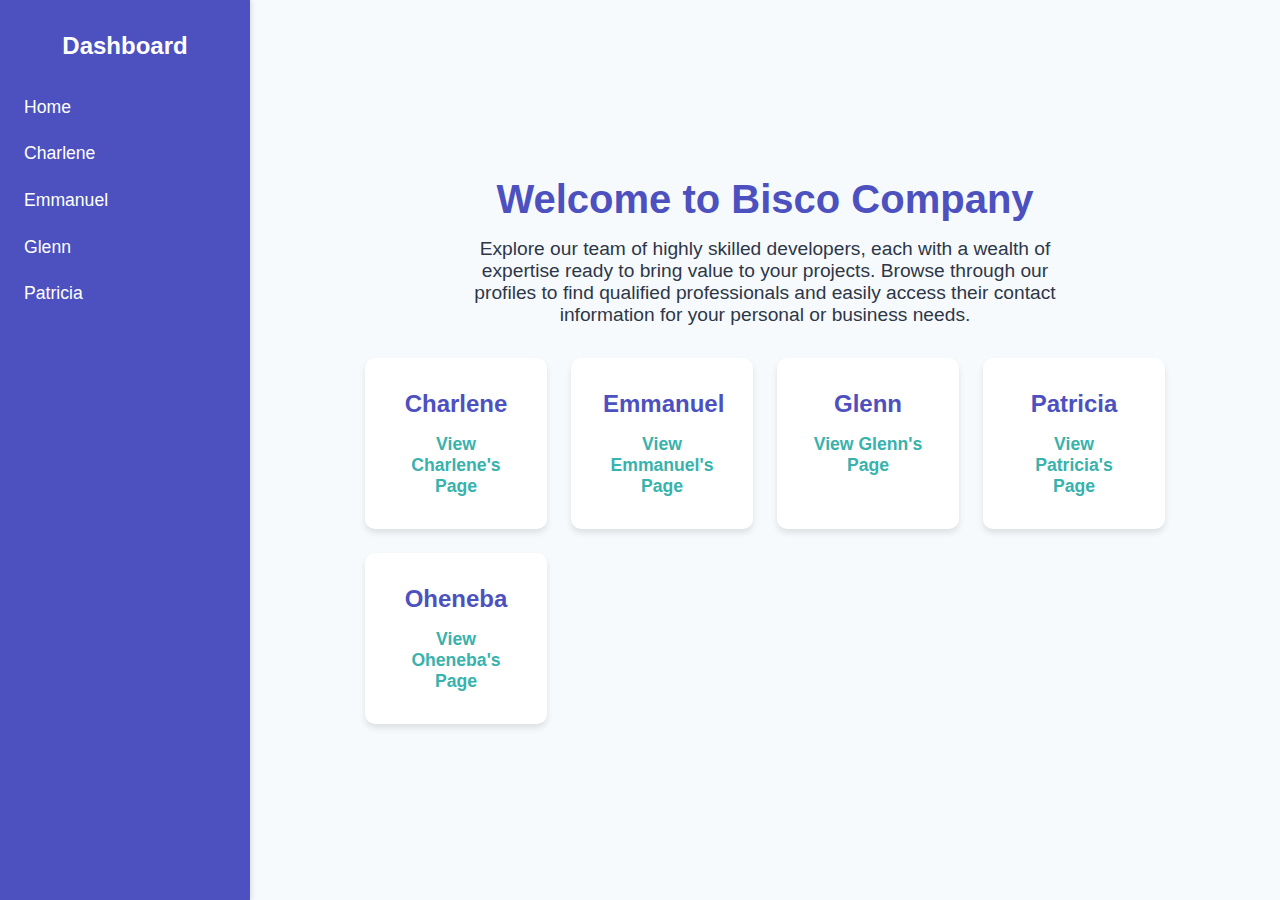
<file: index.html>
<!DOCTYPE html>
<html lang="en">
	<head>
		<meta charset="UTF-8" />
		<meta name="viewport" content="width=device-width, initial-scale=1.0" />
		<title>Dashboard</title>
		<style>
			/* Root Colors */
			:root {
				--primary-color: #4c51bf;
				--secondary-color: #38b2ac;
				--bg-color: #f7fafc;
				--text-color: #2d3748;
				--card-bg: #ffffff;
				--hover-bg: #e2e8f0;
			}

			/* Reset */
			* {
				margin: 0;
				padding: 0;
				box-sizing: border-box;
			}

			/* Body */
			body {
				font-family: "Segoe UI", Tahoma, Geneva, Verdana, sans-serif;
				background-color: var(--bg-color);
				display: flex;
				min-height: 100vh;
				color: var(--text-color);
			}

			/* Sidebar Styling */
			.sidebar {
				width: 250px;
				background-color: var(--primary-color);
				color: #fff;
				display: flex;
				flex-direction: column;
				padding-top: 2rem;
				padding-bottom: 2rem;
				box-shadow: 2px 0 5px rgba(0, 0, 0, 0.1);
			}

			/* Sidebar Header */
			.sidebar-header {
				text-align: center;
				font-size: 1.5rem;
				font-weight: bold;
				margin-bottom: 1.5rem;
			}

			/* Sidebar Links */
			.sidebar-menu {
				list-style: none;
				padding: 0;
			}

			.sidebar-menu li {
				padding: 0.8rem 1.5rem;
				transition: background-color 0.3s ease;
			}

			.sidebar-menu a {
				text-decoration: none;
				color: #fff;
				font-size: 1.1rem;
				display: block;
				transition: color 0.3s ease;
			}

			.sidebar-menu li:hover {
				background-color: var(--secondary-color);
			}

			.sidebar-menu li:hover a {
				color: #f7fafc;
			}

			/* Main Content */
			.content {
				flex-grow: 1;
				padding: 2rem;
				display: flex;
				flex-direction: column;
				align-items: center;
				justify-content: center;
			}

			/* Content Header */
			.content h1 {
				font-size: 2.5rem;
				color: var(--primary-color);
				margin-bottom: 1rem;
				text-align: center;
			}

			/* Content Description */
			.content p {
				font-size: 1.2rem;
				color: var(--text-color);
				text-align: center;
				max-width: 600px;
			}

			/* Dashboard Cards */
			.dashboard-grid {
				display: grid;
				grid-template-columns: repeat(auto-fit, minmax(180px, 1fr));
				gap: 1.5rem;
				margin-top: 2rem;
				width: 100%;
				max-width: 800px;
			}

			.card {
				background-color: var(--card-bg);
				padding: 2rem;
				text-align: center;
				border-radius: 10px;
				box-shadow: 0 4px 6px rgba(0, 0, 0, 0.1);
				transition: transform 0.3s ease, box-shadow 0.3s ease;
			}

			.card:hover {
				transform: translateY(-5px);
				box-shadow: 0 6px 12px rgba(0, 0, 0, 0.15);
			}

			.card h2 {
				font-size: 1.5rem;
				color: var(--primary-color);
				margin-bottom: 0.5rem;
			}

			.card a {
				text-decoration: none;
				color: var(--secondary-color);
				font-size: 1.1rem;
				font-weight: bold;
				display: inline-block;
				margin-top: 0.5rem;
			}

			.card a:hover {
				color: var(--primary-color);
			}
		</style>
	</head>
	<body>
		<!-- Sidebar -->
		<aside class="sidebar">
			<div class="sidebar-header">Dashboard</div>
			<ul class="sidebar-menu">
				<li><a href="home.html">Home</a></li>
				<li><a href="Charlene.html">Charlene</a></li>
				<li><a href="Emmanuel.html">Emmanuel</a></li>
				<li><a href="Glenn.html">Glenn</a></li>
				<li><a href="Patricia.html">Patricia</a></li>
			</ul>
		</aside>

		<!-- Main Content -->
		<div class="content">
			<h1>Welcome to Bisco Company</h1>
			<p>
				Explore our team of highly skilled developers, each with a
				wealth of expertise ready to bring value to your projects.
				Browse through our profiles to find qualified professionals and
				easily access their contact information for your personal or
				business needs.
			</p>

			<!-- Dashboard Grid -->
			<div class="dashboard-grid">
				<div class="card">
					<h2>Charlene</h2>
					<a href="Charlene.html">View Charlene's Page</a>
				</div>
				<div class="card">
					<h2>Emmanuel</h2>
					<a href="Emmanuel.html">View Emmanuel's Page</a>
				</div>
				<div class="card">
					<h2>Glenn</h2>
					<a href="Glenn.html">View Glenn's Page</a>
				</div>
				<div class="card">
					<h2>Patricia</h2>
					<a href="Patricia.html">View Patricia's Page</a>
				</div>
				<div class="card">
					<h2>Oheneba</h2>
					<a href="oheneba.html">View Oheneba's Page</a>
				</div>
			</div>
		</div>
	</body>
</html>
</file>
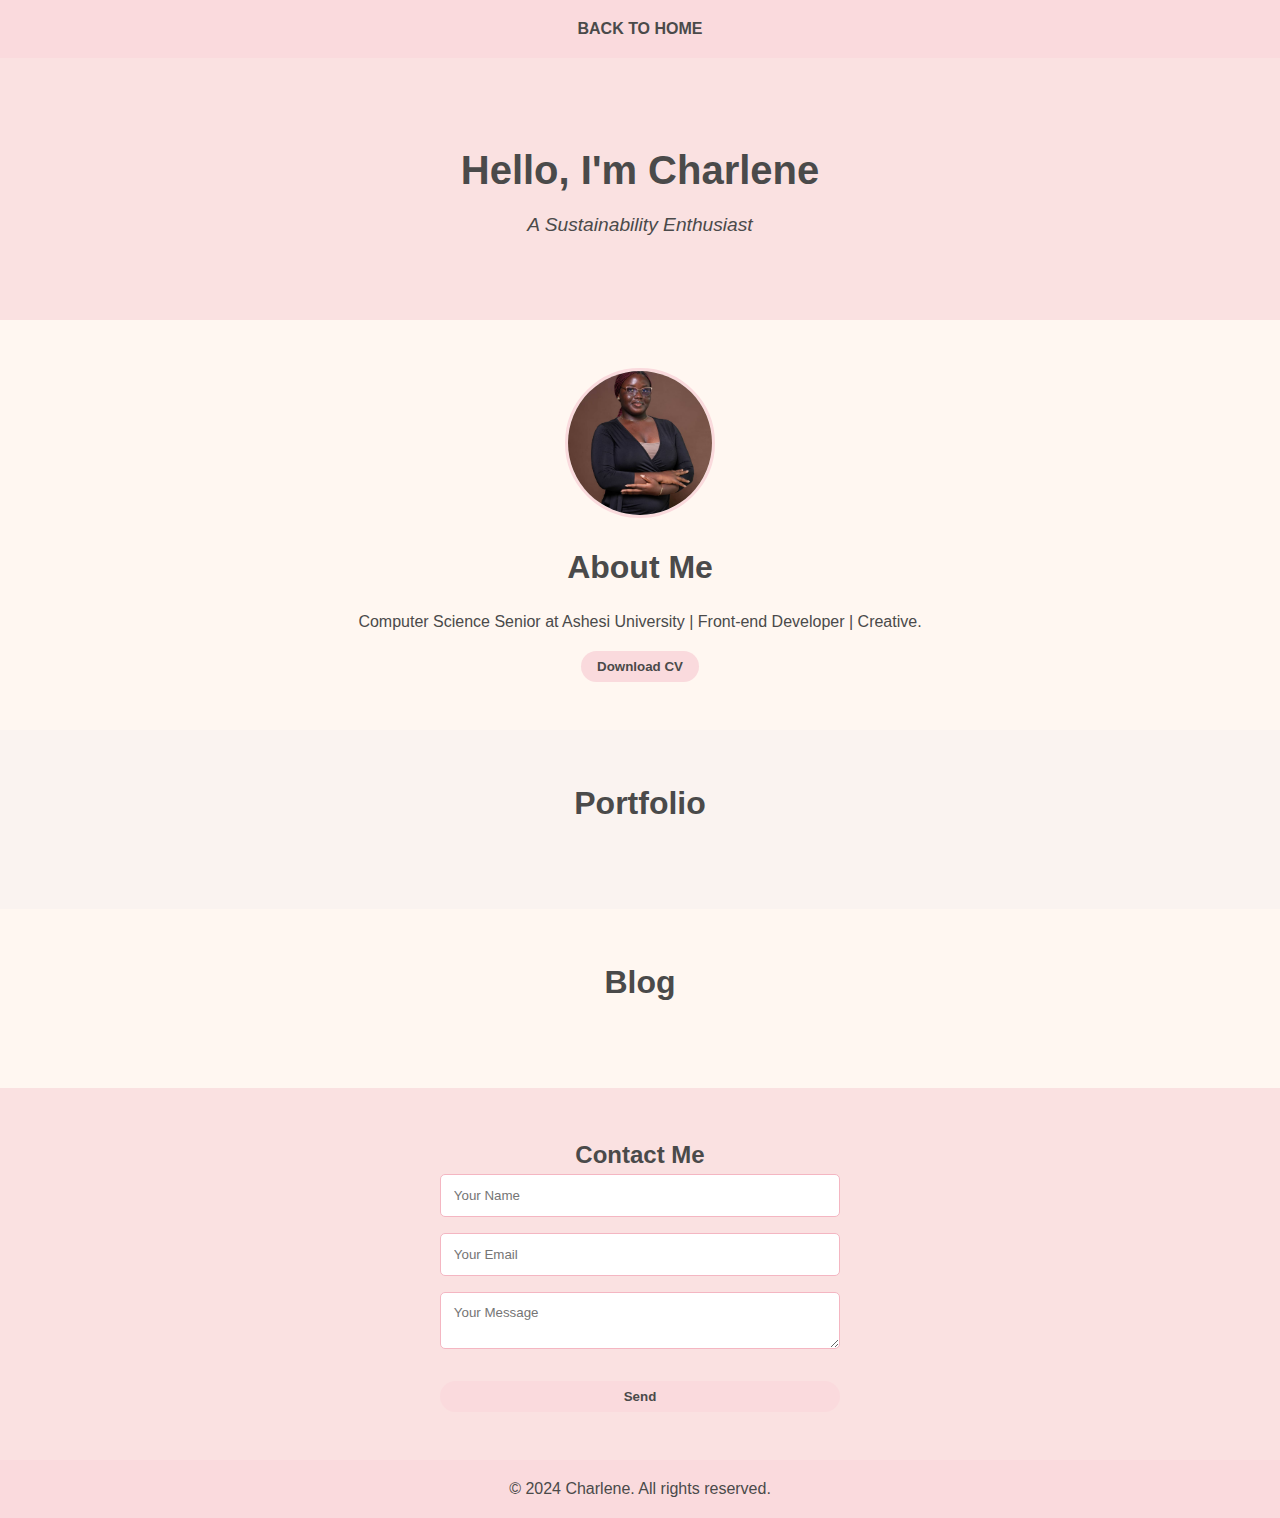
<file: Charlene.html>
<!DOCTYPE html>
<html lang="en">
<head>
  <meta charset="UTF-8">
  <meta name="viewport" content="width=device-width, initial-scale=1.0">
  <title>Charlene's Portfolio</title>
  <style>
    * {
      box-sizing: border-box;
      margin: 0;
      padding: 0;
      font-family: 'Lato', sans-serif;
    }

    body {
      background-color: #FAF3F0;
      color: #4A4A4A;
      line-height: 1.6;
      font-size: 16px;
      margin: 0;
    }

    /* Header */
    header {
      background-color: #FADADD; 
      padding: 1rem;
      text-align: center;
    }

    nav ul {
      list-style: none;
      display: flex;
      justify-content: center;
      gap: 1.5rem;
    }

    nav ul li a {
      text-decoration: none;
      color: #4A4A4A;
      font-weight: bold;
      transition: color 0.3s;
    }

    nav ul li a:hover {
      color: #C27BA0;
    }

    /* Hero Section */
    .hero {
      background-color: #FAE1E1;
      text-align: center;
      padding: 5rem 2rem;
    }

    .hero h1 {
      font-size: 2.5rem;
      margin-bottom: 0.5rem;
    }

    .hero p {
      font-size: 1.2rem;
      font-style: italic;
    }

    /* About Section */
    #about {
      background-color: #FFF7F1;
      padding: 3rem 2rem;
      text-align: center;
    }

    #about img {
      border-radius: 50%;
      width: 150px;
      height: 150px;
      object-fit: cover;
      border: 3px solid #FADADD;
      margin-bottom: 1rem;
    }

    #about h2 {
      font-size: 2rem;
      margin-bottom: 1rem;
    }

    #about p {
      max-width: 600px;
      margin: 0 auto;
    }

    button {
      background-color: #FADADD;
      border: none;
      padding: 0.5rem 1rem;
      color: #4A4A4A;
      font-weight: bold;
      border-radius: 20px;
      cursor: pointer;
      transition: background-color 0.3s;
      margin-top: 1rem;
    }

    button:hover {
      background-color: #F4B6C2;
    }

    /* Portfolio Section */
    #portfolio {
      background-color: #FAF3F0;
      padding: 3rem 2rem;
      text-align: center;
    }

    #portfolio h2 {
      font-size: 2rem;
      margin-bottom: 2rem;
    }

    .grid {
      display: grid;
      grid-template-columns: repeat(auto-fit, minmax(250px, 1fr));
      gap: 1.5rem;
      padding: 0 1rem;
    }

    /* Blog Section */
    #blog {
      background-color: #FFF7F1;
      padding: 3rem 2rem;
      text-align: center;
    }

    #blog h2 {
      font-size: 2rem;
      margin-bottom: 2rem;
    }

    /* Contact Section */
    #contact {
      background-color: #FAE1E1;
      padding: 3rem 2rem;
      text-align: center;
    }

    form {
      max-width: 400px;
      margin: 0 auto;
      display: flex;
      flex-direction: column;
      gap: 1rem;
    }

    input, textarea {
      padding: 0.8rem;
      border: 1px solid #F4B6C2;
      border-radius: 5px;
    }

    button[type="submit"] {
      background-color: #FADADD;
      border: none;
      padding: 0.5rem 1rem;
      color: #4A4A4A;
      font-weight: bold;
      border-radius: 20px;
      cursor: pointer;
      transition: background-color 0.3s;
    }

    button[type="submit"]:hover {
      background-color: #F4B6C2;
    }

    /* Footer */
    footer {
      background-color: #FADADD;
      color: #4A4A4A;
      text-align: center;
      padding: 1rem;
    }
  </style>
</head>
<body>
  <header>
    <nav>
      <ul>
        <li><a href="index.html">BACK TO HOME</a></li>
      </ul>
    </nav>
  </header>

  <section id="home" class="hero">
    <h1>Hello, I'm Charlene</h1>
    <p>A Sustainability Enthusiast</p>
  </section>

  <section id="about">
    <img src="https://eliokine.github.io/Continous-Delivery-Integration/CFPhoto.jpg" alt="Charlene's Photo">
    <h2>About Me</h2>
    <p>Computer Science Senior at Ashesi University | Front-end Developer | Creative.</p>
    <button>Download CV</button>
  </section>

  <section id="portfolio">
    <h2>Portfolio</h2>
    <div class="grid">
      <!-- Portfolio items will go here -->
    </div>
  </section>

  <section id="blog">
    <h2>Blog</h2>
    <!-- Blog previews will go here -->
  </section>

  <section id="contact">
    <h2>Contact Me</h2>
    <form>
      <input type="text" placeholder="Your Name" required>
      <input type="email" placeholder="Your Email" required>
      <textarea placeholder="Your Message" required></textarea>
      <button type="submit">Send</button>
    </form>
  </section>

  <footer>
    <p>&copy; 2024 Charlene. All rights reserved.</p>
  </footer>
</body>
</html>
</file>
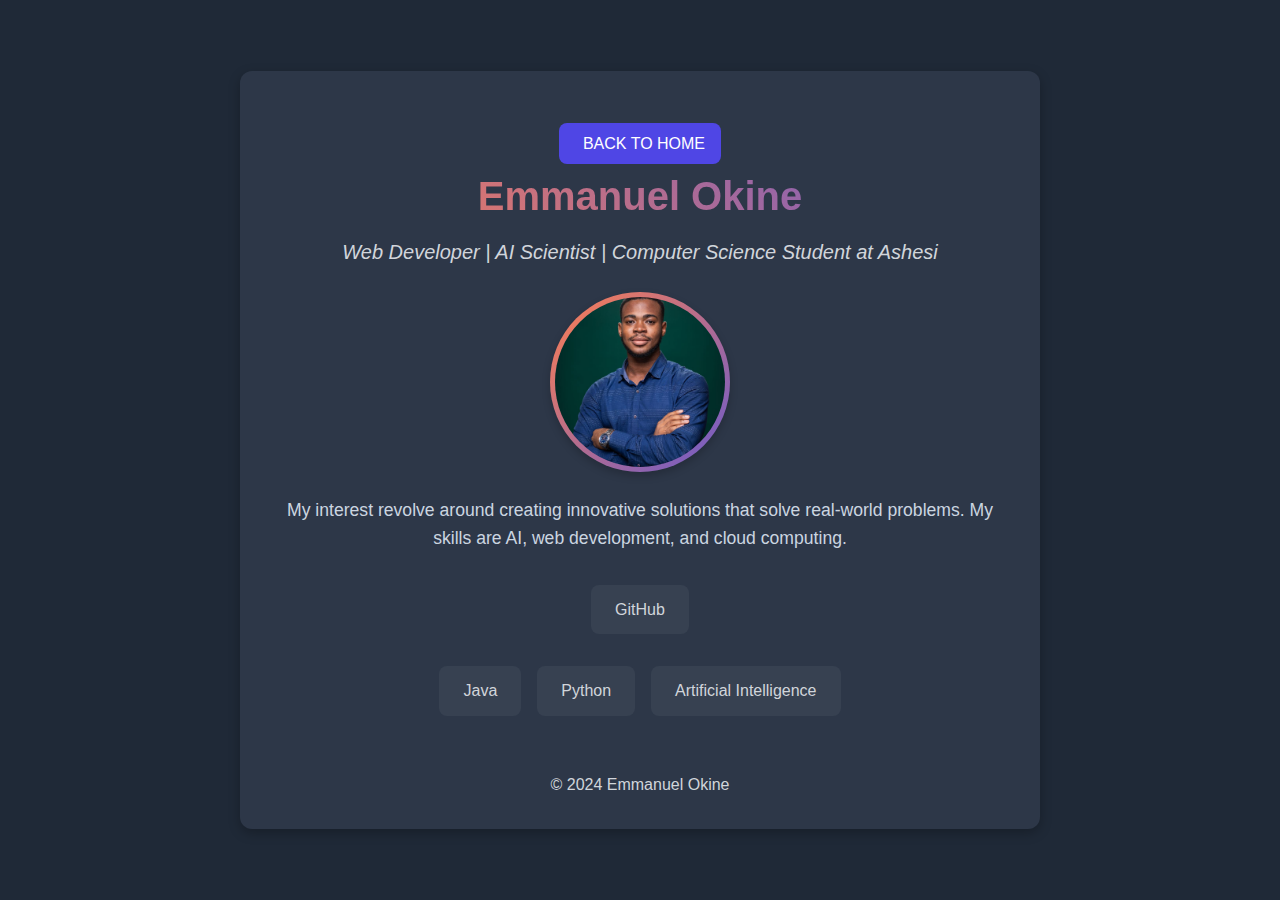
<file: Emmanuel.html>
<!DOCTYPE html>
<html lang="en">
<head>
    <meta charset="UTF-8">
    <meta name="viewport" content="width=device-width, initial-scale=1.0">
    <title>Emmanuel Okine | AI Scientist & Web Developer</title>
    <style>
        /* Color variables */
        :root {
            --primary-color: #ff7f50;
            --primary-dark: #ff4500;
            --gradient-start: #ff7f50;
            --gradient-end: #6a5acd;
            --text-color: #d1d5db;
            --bg-color: #1f2937;
            --card-bg: #2d3748;
            --hover-bg: #374151;
        }

        /* Reset */
        * {
            margin: 0;
            padding: 0;
            box-sizing: border-box;
        }

        @keyframes fadeIn {
            from { opacity: 0; transform: translateY(20px); }
            to { opacity: 1; transform: translateY(0); }
        }

        @keyframes gradientBG {
            0% { background-position: 0% 50%; }
            50% { background-position: 100% 50%; }
            100% { background-position: 0% 50%; }
        }

        /* Body styling */
        body {
            font-family: 'Segoe UI', Tahoma, Geneva, Verdana, sans-serif;
            line-height: 1.6;
            color: var(--text-color);
            background-color: var(--bg-color);
            min-height: 100vh;
            display: flex;
            justify-content: center;
            align-items: center;
            padding: 20px;
        }

        /* Container */
        .profile-container {
            max-width: 800px;
            width: 100%;
            background-color: var(--card-bg);
            border-radius: 12px;
            overflow: hidden;
            box-shadow: 0 4px 12px rgba(0, 0, 0, 0.25);
            padding: 2rem;
            animation: fadeIn 0.8s ease-out;
        }

        /* Header */
        .header-content {
            text-align: center;
            margin-bottom: 1.5rem;
        }

        h1 {
            font-size: 2.5rem;
            font-weight: bold;
            color: var(--primary-color);
            background: linear-gradient(45deg, var(--gradient-start), var(--gradient-end));
            -webkit-background-clip: text;
            -webkit-text-fill-color: transparent;
            animation: gradientBG 4s ease infinite;
        }

        p.title {
            font-size: 1.25rem;
            color: var(--text-color);
            font-style: italic;
            margin: 0.5rem 0;
        }

        /* Profile Image */
        .profile-image-container {
            width: 180px;
            height: 180px;
            margin: 0 auto 1.5rem;
            border-radius: 50%;
            overflow: hidden;
            background: linear-gradient(135deg, var(--gradient-start), var(--gradient-end));
            padding: 5px;
            display: flex;
            justify-content: center;
            align-items: center;
            box-shadow: 0 4px 8px rgba(0, 0, 0, 0.2);
        }

        .profile-image {
            width: 100%;
            height: 100%;
            border-radius: 50%;
            object-fit: cover;
            transition: transform 0.3s ease;
        }

        .profile-image:hover {
            transform: scale(1.1);
        }

        /* Bio */
        .bio {
            text-align: center;
            font-size: 1.1rem;
            color: #cbd5e0;
            margin-bottom: 2rem;
        }

        /* Contact and skills */
        .contact-info, .skills-grid {
            display: flex;
            justify-content: center;
            flex-wrap: wrap;
            gap: 1rem;
            margin-bottom: 2rem;
        }

        .contact-item, .skill-item {
            background-color: var(--hover-bg);
            padding: 0.75rem 1.5rem;
            border-radius: 8px;
            font-weight: 500;
            color: var(--text-color);
            text-align: center;
            transition: background-color 0.3s ease;
            text-decoration: none;
            display: inline-block;
        }

        .contact-item:hover, .skill-item:hover {
            background-color: var(--primary-dark);
            color: #fff;
        }

        /* Footer */
        footer {
            text-align: center;
            padding-top: 1.5rem;
            color: var(--text-color);
        }

        footer p {
            margin: 0;
            color: var(--text-color);
        }
    </style>
</head>
<body>
    <div class="profile-container">
        <div style="text-align: center; margin-top: 20px;">
            <a href="index.html" style="text-decoration: none; color: white; display: inline-flex; align-items: center; gap: 0.5rem; font-weight: 500; padding: 0.5rem 1rem; border-radius: 8px; background-color: #4f46e5; transition: all 0.3s ease;">
                <i class="fas fa-arrow-left" style="font-size: 1.2rem; color: white;"></i> BACK TO HOME
            </a>
        </div>
        
        <!-- Header -->
        <div class="header-content">
            <h1>Emmanuel Okine</h1>
            <p class="title">Web Developer | AI Scientist | Computer Science Student at Ashesi</p>
        </div>

        <!-- Profile Image -->
        <div class="profile-image-container">
            <img src="https://eliokine.github.io/Continous-Delivery-Integration/Emmapic.jpeg" alt="Emmanuel Okine" class="profile-image">
        </div>

        <!-- Bio -->
        <p class="bio">My interest revolve around creating innovative solutions that solve real-world problems. My skills are AI, web development, and cloud computing.</p>

        <!-- Contact Info -->
        <div class="contact-info">
            <a href="https://github.com/emmanuelokine" target="_blank" class="contact-item">GitHub</a>
        </div>

        <!-- Skills -->
        <div class="skills-grid">
            <span class="skill-item">Java</span>
            <span class="skill-item">Python</span>
            <span class="skill-item">Artificial Intelligence</span>
        </div>

        <!-- Footer -->
        <footer>
            <p>&copy; 2024 Emmanuel Okine</p>
        </footer>
    </div>
</body>
</html>
</file>
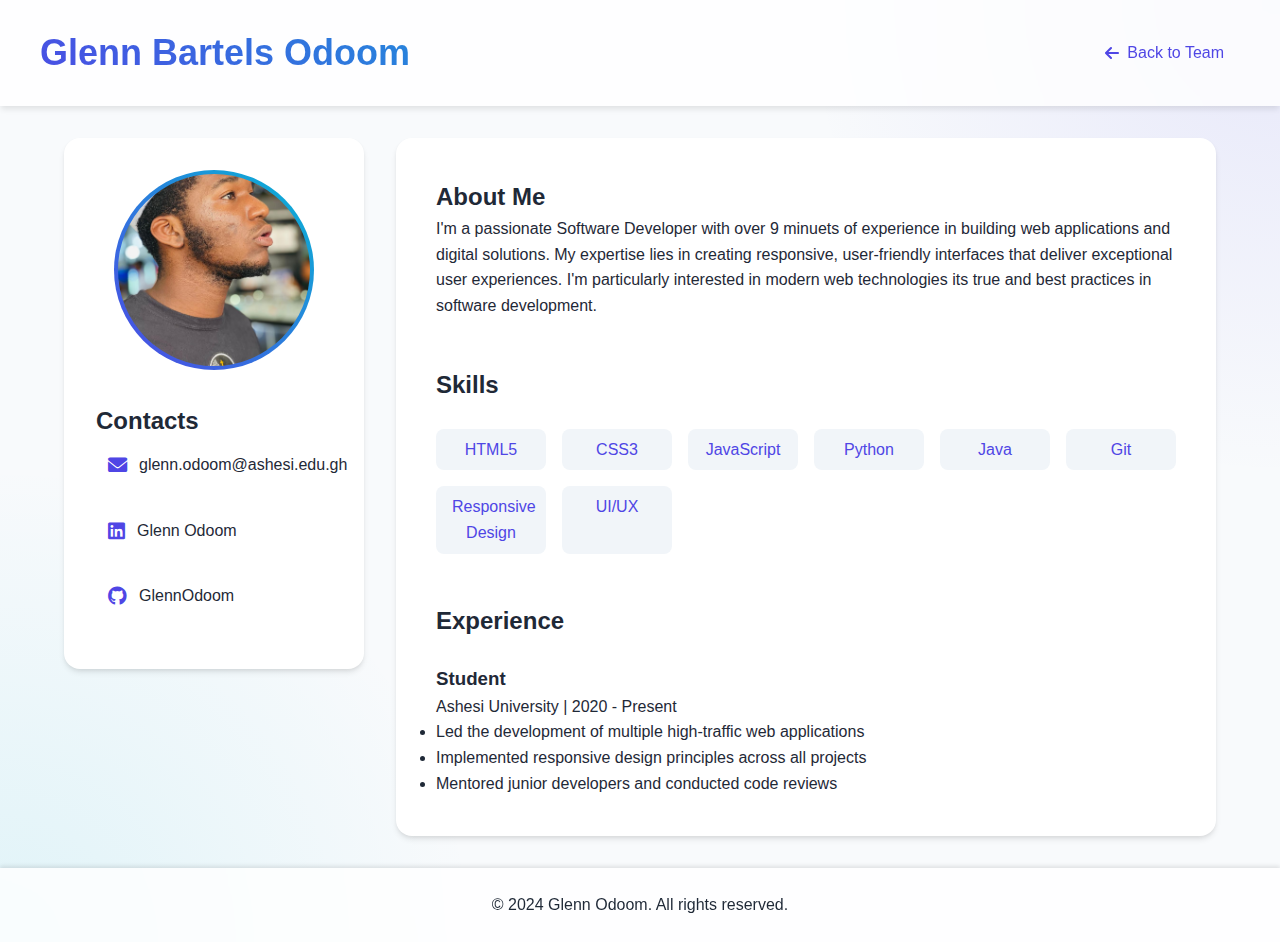
<file: Glenn.html>
<!DOCTYPE html>
<html lang="en">
<head>
    <meta charset="UTF-8">
    <meta name="viewport" content="width=device-width, initial-scale=1.0">
    <title>Glenn Odoom - Software Developer</title>
    <link href="https://cdnjs.cloudflare.com/ajax/libs/font-awesome/6.0.0/css/all.min.css" rel="stylesheet">
    <link rel="stylesheet" href="team_template.css">
</head>

<body>
    <header>
        <div class="header-content">
            <h1>Glenn Bartels Odoom</h1>
            <a href="index.html" class="back-button">
                <i class="fas fa-arrow-left"></i> Back to Team
            </a>
            
    </header>

    <main class="profile-container">
        <div class="profile-grid">
            <aside class="profile-sidebar">
                <div class="profile-image-container">
                    <img src="glenn_image.jpg" alt="Glenn Odoom" class="profile-image">
                </div>
                
                <div class="contact-info">
                    <h2>Contacts</h2>
                    <a href="mailto:glenn.odoom@ashesi.edu.gh" class="contact-item">
                        <i class="fas fa-envelope"></i>
                        glenn.odoom@ashesi.edu.gh
                    </a>
                    <a href="https://github.com/GlennOdoom" target="_blank" class="contact-item">
                        <i class="fab fa-linkedin"></i>
                        Glenn Odoom
                    </a>
                    <a href="https://github.com" target="_blank" class="contact-item">
                        <i class="fab fa-github"></i>
                        GlennOdoom
                    </a>
                </div>
            </aside>

            <div class="main-content">
                <section class="section">
                    <h2>About Me</h2>
                    <p>I'm a passionate Software Developer with over 9 minuets of experience in building web applications and digital solutions. 
                        My expertise lies in creating responsive, user-friendly interfaces that deliver exceptional user experiences. 
                        I'm particularly interested in modern web technologies 
                        its true
                        and best practices in software development.</p>
                </section>

                <section class="section">
                    <h2>Skills</h2>
                    <div class="skills-grid">
                        <div class="skill-item">HTML5</div>
                        <div class="skill-item">CSS3</div>
                        <div class="skill-item">JavaScript</div>
                        <div class="skill-item">Python</div>
                        <div class="skill-item">Java</div>
                        <div class="skill-item">Git</div>
                        <div class="skill-item">Responsive Design</div>
                        <div class="skill-item">UI/UX</div>
                    </div>
                </section>

                <section class="section">
                    <h2>Experience</h2>
                    <div class="experience-item">
                        <h3>Student </h3>
                        <p>Ashesi University | 2020 - Present</p>
                        <ul>
                            <li>Led the development of multiple high-traffic web applications</li>
                            <li>Implemented responsive design principles across all projects</li>
                            <li>Mentored junior developers and conducted code reviews</li>
                        </ul>
                    </div>
                </section>
            </div>
        </div>
    </main>
    

    <footer>
        <p>&copy; 2024 Glenn Odoom. All rights reserved.</p>
    </footer>
</body>
</html>
</file>
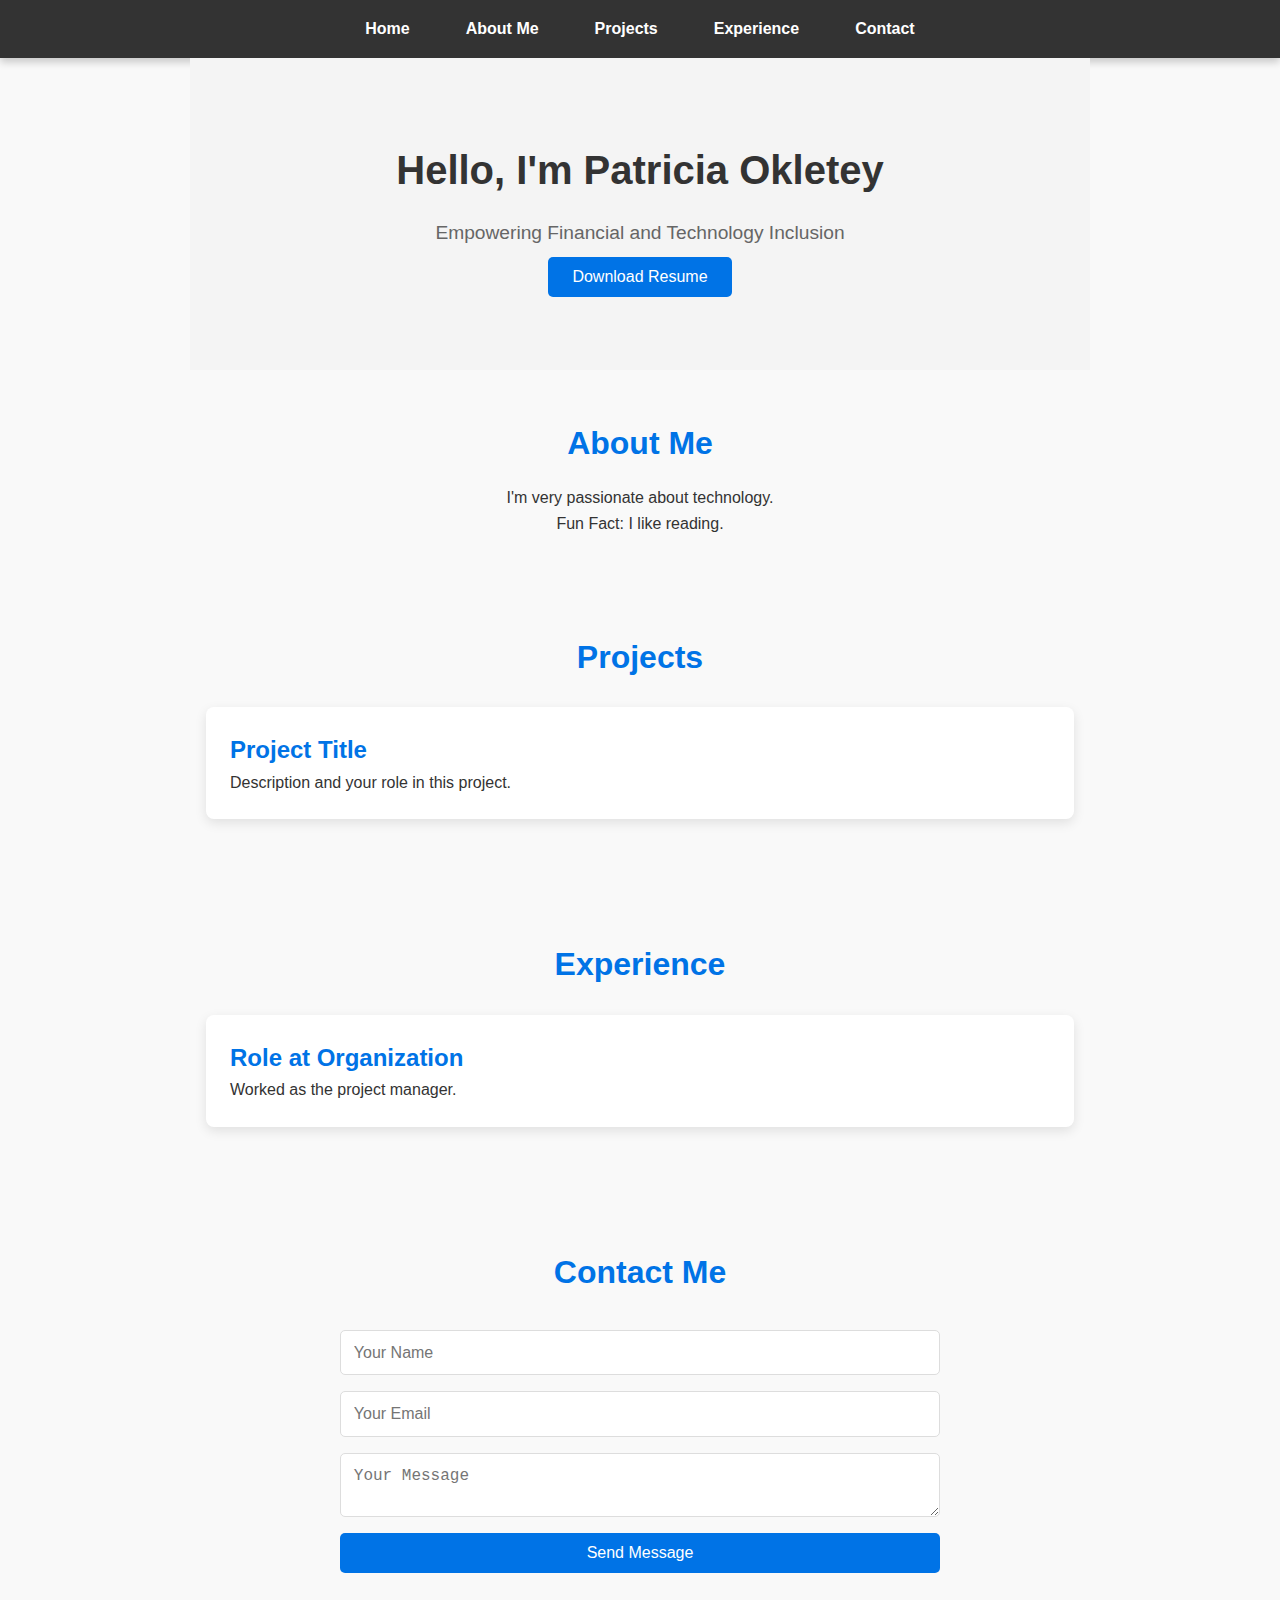
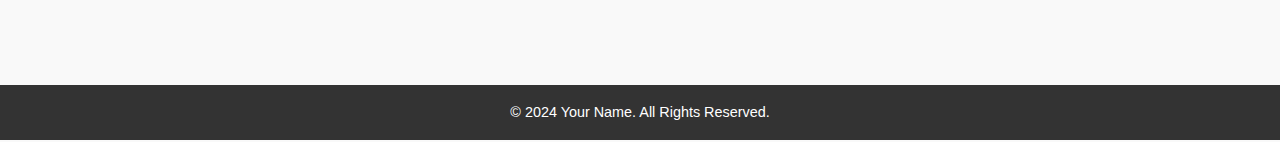
<file: homepage.html>
<!DOCTYPE html>
<html lang="en">
<head>
    <meta charset="UTF-8">
    <meta name="viewport" content="width=device-width, initial-scale=1.0">
    <title>Your Name | Portfolio</title>
    <style>
        /* Reset */
        * {
            margin: 0;
            padding: 0;
            box-sizing: border-box;
        }

        /* Body */
        body {
            font-family: 'Arial', sans-serif;
            line-height: 1.6;
            background-color: #f9f9f9;
            color: #333;
            margin: 0;
            padding: 0;
        }

        /* Navbar */
        header {
            background: #333;
            padding: 1rem 0;
            box-shadow: 0 4px 8px rgba(0, 0, 0, 0.2);
        }

        header nav ul {
            list-style: none;
            display: flex;
            justify-content: center;
            gap: 1.5rem;
        }

        header nav ul li a {
            color: #fff;
            text-decoration: none;
            font-weight: bold;
            padding: 0.5rem 1rem;
            transition: background 0.3s ease, color 0.3s ease;
        }

        header nav ul li a:hover {
            background: #555;
            border-radius: 4px;
        }

        /* Section Styling */
        section {
            padding: 3rem 1rem;
            max-width: 900px;
            margin: 0 auto;
            text-align: center;
        }

        section h2 {
            font-size: 2rem;
            margin-bottom: 1rem;
            color: #0073e6;
        }

        /* Buttons */
        .btn {
            background: #0073e6;
            color: #fff;
            padding: 0.7rem 1.5rem;
            border: none;
            border-radius: 5px;
            text-decoration: none;
            font-size: 1rem;
            cursor: pointer;
            transition: background 0.3s ease;
        }

        .btn:hover {
            background: #005bb5;
        }

        /* Home Section */
        #home {
            background: #f4f4f4;
            padding: 5rem 0;
        }

        #home h1 {
            font-size: 2.5rem;
            color: #333;
        }

        #home p {
            margin: 1rem 0;
            font-size: 1.2rem;
            color: #666;
        }

        /* Card Layouts for Projects and Experience */
        .card {
            background: #fff;
            padding: 1.5rem;
            border-radius: 8px;
            box-shadow: 0 4px 12px rgba(0, 0, 0, 0.1);
            margin: 1.5rem 0;
            text-align: left;
            transition: transform 0.3s ease, box-shadow 0.3s ease;
        }

        .card:hover {
            transform: translateY(-5px);
            box-shadow: 0 8px 16px rgba(0, 0, 0, 0.15);
        }

        .card h3 {
            font-size: 1.5rem;
            color: #0073e6;
        }

        /* Contact Form */
        form {
            max-width: 600px;
            margin: 2rem auto;
            display: grid;
            gap: 1rem;
            text-align: left;
        }

        form input, form textarea, form button {
            width: 100%;
            padding: 0.8rem;
            font-size: 1rem;
            border: 1px solid #ddd;
            border-radius: 5px;
        }

        form input:focus, form textarea:focus {
            border-color: #0073e6;
            outline: none;
        }

        form button {
            background: #0073e6;
            color: #fff;
            border: none;
            cursor: pointer;
            transition: background 0.3s ease;
        }

        form button:hover {
            background: #005bb5;
        }

        /* Footer */
        footer {
            background: #333;
            color: #fff;
            text-align: center;
            padding: 1rem 0;
            margin-top: 2rem;
        }

        footer p {
            font-size: 0.9rem;
        }
    </style>
</head>
<body>
    <!-- Navbar -->
    <header>
        <nav>
            <ul>
                <li><a href="#home">Home</a></li>
                <li><a href="#about">About Me</a></li>
                <li><a href="#projects">Projects</a></li>
                <li><a href="#experience">Experience</a></li>
                <li><a href="#contact">Contact</a></li>
            </ul>
        </nav>
    </header>

    <!-- Home Section -->
    <section id="home">
        <h1>Hello, I'm Patricia Okletey</h1>
        <p>Empowering Financial and Technology Inclusion</p>
        <a href="resume.pdf" target="_blank" class="btn">Download Resume</a>
    </section>

    <!-- About Me Section -->
    <section id="about">
        <h2>About Me</h2>
        <p>I'm very passionate about technology.</p>
        <p>Fun Fact: I like reading.</p>
    </section>

    <!-- Projects Section -->
    <section id="projects">
        <h2>Projects</h2>
        <div class="card">
            <h3>Project Title</h3>
            <p>Description and your role in this project.</p>
        </div>
        <!-- Add more projects similarly -->
    </section>

    <!-- Experience Section -->
    <section id="experience">
        <h2>Experience</h2>
        <div class="card">
            <h3>Role at Organization</h3>
            <p>Worked as the project manager.</p>
        </div>
        <!-- Add more experiences similarly -->
    </section>

    <!-- Contact Section -->
    <section id="contact">
        <h2>Contact Me</h2>
        <form action="#" method="post">
            <input type="text" name="name" placeholder="Your Name" required>
            <input type="email" name="email" placeholder="Your Email" required>
            <textarea name="message" placeholder="Your Message" required></textarea>
            <button type="submit" class="btn">Send Message</button>
        </form>
    </section>

    <!-- Footer -->
    <footer>
        <p>&copy; 2024 Your Name. All Rights Reserved.</p>
    </footer>
</body>
</html>
</file>
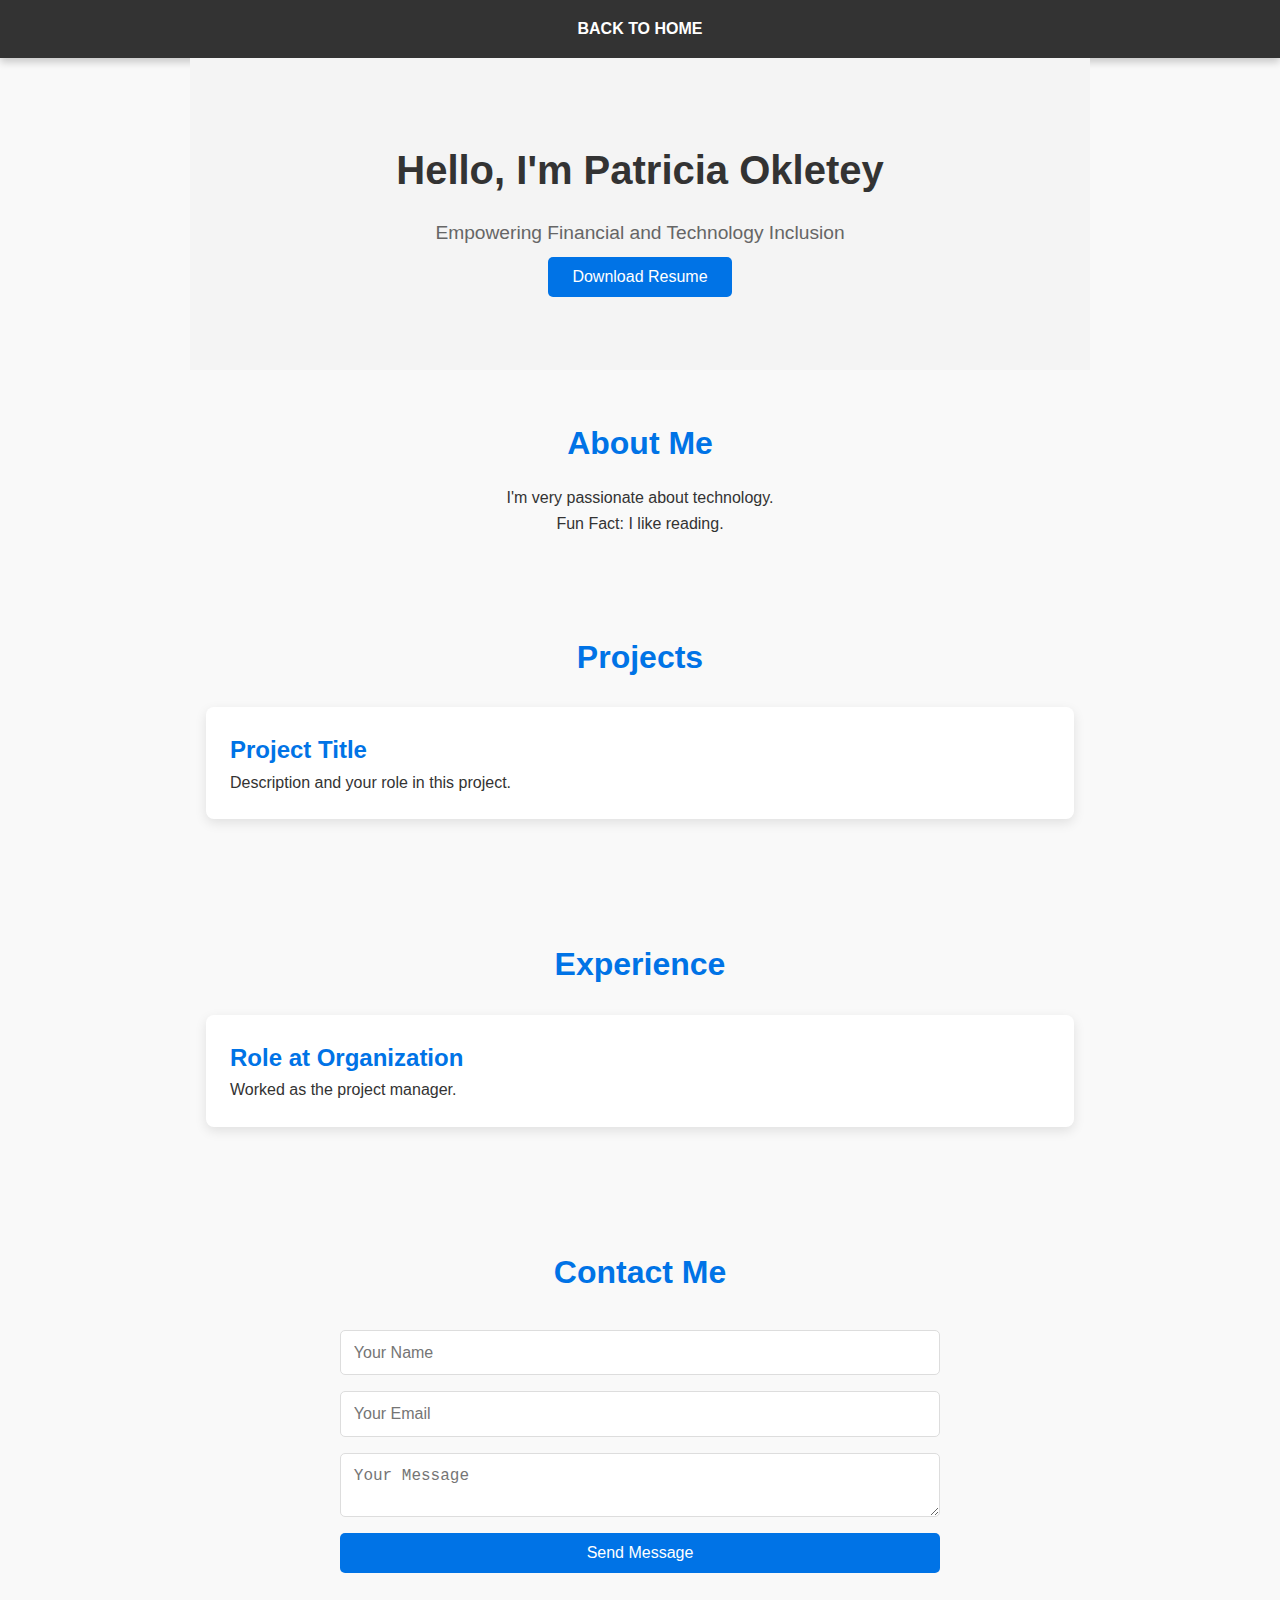
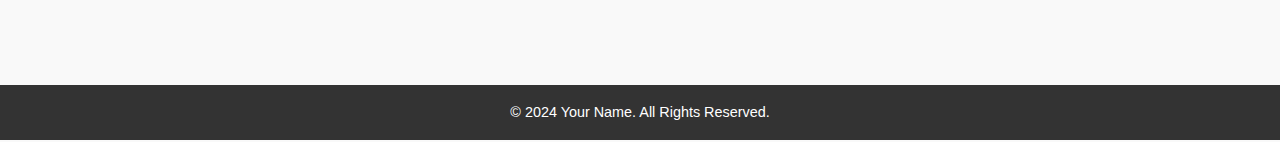
<file: Patricia.html>
<!DOCTYPE html>
<html lang="en">
<head>
    <meta charset="UTF-8">
    <meta name="viewport" content="width=device-width, initial-scale=1.0">
    <title>Your Name | Portfolio</title>
    <style>
        /* Reset */
        * {
            margin: 0;
            padding: 0;
            box-sizing: border-box;
        }

        /* Body */
        body {
            font-family: 'Arial', sans-serif;
            line-height: 1.6;
            background-color: #f9f9f9;
            color: #333;
            margin: 0;
            padding: 0;
        }

        /* Navbar */
        header {
            background: #333;
            padding: 1rem 0;
            box-shadow: 0 4px 8px rgba(0, 0, 0, 0.2);
        }

        header nav ul {
            list-style: none;
            display: flex;
            justify-content: center;
            gap: 1.5rem;
        }

        header nav ul li a {
            color: #fff;
            text-decoration: none;
            font-weight: bold;
            padding: 0.5rem 1rem;
            transition: background 0.3s ease, color 0.3s ease;
        }

        header nav ul li a:hover {
            background: #555;
            border-radius: 4px;
        }

        /* Section Styling */
        section {
            padding: 3rem 1rem;
            max-width: 900px;
            margin: 0 auto;
            text-align: center;
        }

        section h2 {
            font-size: 2rem;
            margin-bottom: 1rem;
            color: #0073e6;
        }

        /* Buttons */
        .btn {
            background: #0073e6;
            color: #fff;
            padding: 0.7rem 1.5rem;
            border: none;
            border-radius: 5px;
            text-decoration: none;
            font-size: 1rem;
            cursor: pointer;
            transition: background 0.3s ease;
        }

        .btn:hover {
            background: #005bb5;
        }

        /* Home Section */
        #home {
            background: #f4f4f4;
            padding: 5rem 0;
        }

        #home h1 {
            font-size: 2.5rem;
            color: #333;
        }

        #home p {
            margin: 1rem 0;
            font-size: 1.2rem;
            color: #666;
        }

        /* Card Layouts for Projects and Experience */
        .card {
            background: #fff;
            padding: 1.5rem;
            border-radius: 8px;
            box-shadow: 0 4px 12px rgba(0, 0, 0, 0.1);
            margin: 1.5rem 0;
            text-align: left;
            transition: transform 0.3s ease, box-shadow 0.3s ease;
        }

        .card:hover {
            transform: translateY(-5px);
            box-shadow: 0 8px 16px rgba(0, 0, 0, 0.15);
        }

        .card h3 {
            font-size: 1.5rem;
            color: #0073e6;
        }

        /* Contact Form */
        form {
            max-width: 600px;
            margin: 2rem auto;
            display: grid;
            gap: 1rem;
            text-align: left;
        }

        form input, form textarea, form button {
            width: 100%;
            padding: 0.8rem;
            font-size: 1rem;
            border: 1px solid #ddd;
            border-radius: 5px;
        }

        form input:focus, form textarea:focus {
            border-color: #0073e6;
            outline: none;
        }

        form button {
            background: #0073e6;
            color: #fff;
            border: none;
            cursor: pointer;
            transition: background 0.3s ease;
        }

        form button:hover {
            background: #005bb5;
        }

        /* Footer */
        footer {
            background: #333;
            color: #fff;
            text-align: center;
            padding: 1rem 0;
            margin-top: 2rem;
        }

        footer p {
            font-size: 0.9rem;
        }
    </style>
</head>
<body>
    <!-- Navbar -->
    <header>
        <nav>
            <ul>
                <li><a href="index.html">BACK TO HOME</a></li>
            </ul>
        </nav>
    </header>

    <!-- Home Section -->
    <section id="home">
        <h1>Hello, I'm Patricia Okletey</h1>
        <p>Empowering Financial and Technology Inclusion</p>
        <a href="resume.pdf" target="_blank" class="btn">Download Resume</a>
    </section>

    <!-- About Me Section -->
    <section id="about">
        <h2>About Me</h2>
        <p>I'm very passionate about technology.</p>
        <p>Fun Fact: I like reading.</p>
    </section>

    <!-- Projects Section -->
    <section id="projects">
        <h2>Projects</h2>
        <div class="card">
            <h3>Project Title</h3>
            <p>Description and your role in this project.</p>
        </div>
        <!-- Add more projects similarly -->
    </section>

    <!-- Experience Section -->
    <section id="experience">
        <h2>Experience</h2>
        <div class="card">
            <h3>Role at Organization</h3>
            <p>Worked as the project manager.</p>
        </div>
        <!-- Add more experiences similarly -->
    </section>

    <!-- Contact Section -->
    <section id="contact">
        <h2>Contact Me</h2>
        <form action="#" method="post">
            <input type="text" name="name" placeholder="Your Name" required>
            <input type="email" name="email" placeholder="Your Email" required>
            <textarea name="message" placeholder="Your Message" required></textarea>
            <button type="submit" class="btn">Send Message</button>
        </form>
    </section>

    <!-- Footer -->
    <footer>
        <p>&copy; 2024 Your Name. All Rights Reserved.</p>
    </footer>
</body>
</html>
</file>
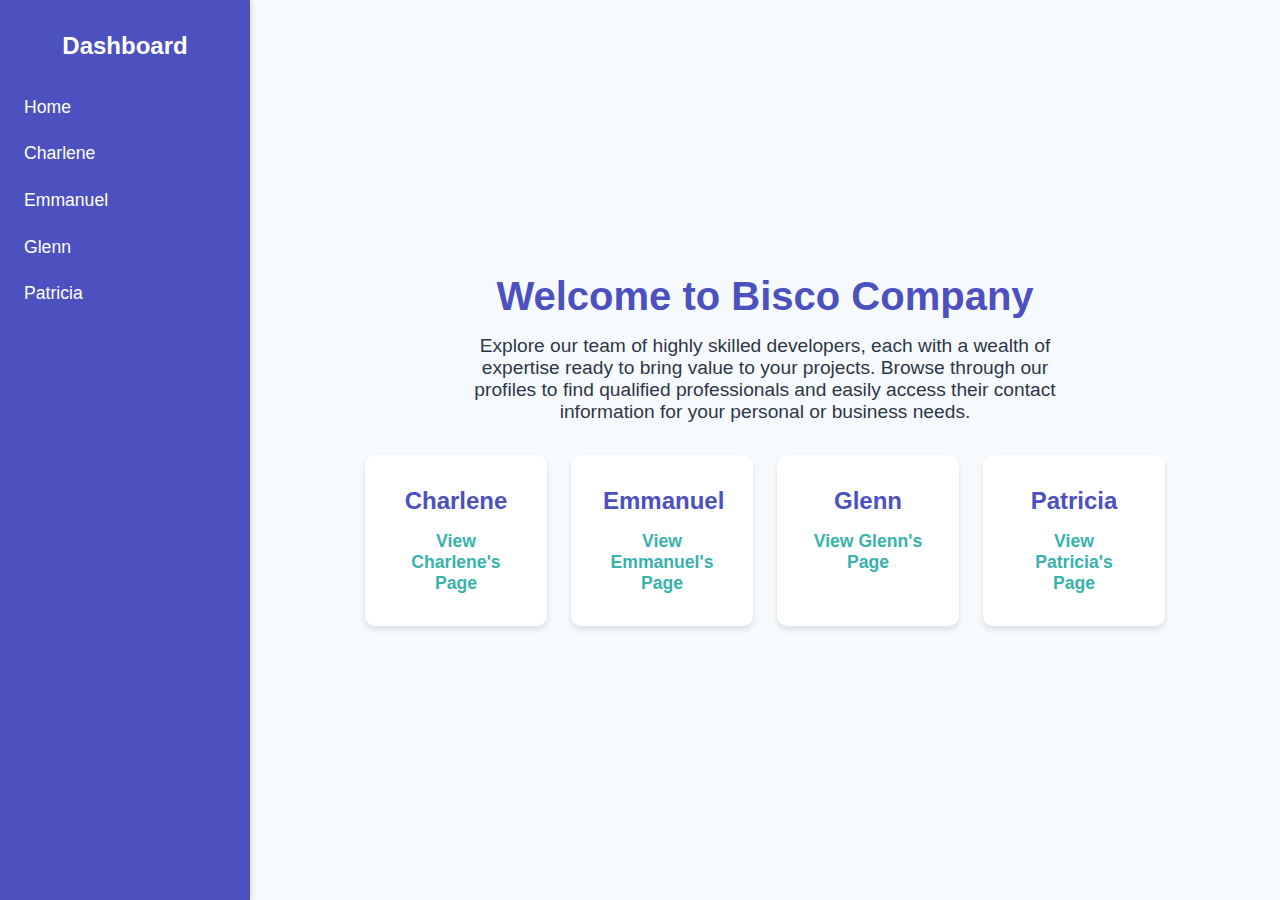
<file: team assignment/dashboard.html>
<!DOCTYPE html>
<html lang="en">
<head>
    <meta charset="UTF-8">
    <meta name="viewport" content="width=device-width, initial-scale=1.0">
    <title>Dashboard</title>
    <style>
        /* Root Colors */
        :root {
            --primary-color: #4c51bf;
            --secondary-color: #38b2ac;
            --bg-color: #f7fafc;
            --text-color: #2d3748;
            --card-bg: #ffffff;
            --hover-bg: #e2e8f0;
        }

        /* Reset */
        * {
            margin: 0;
            padding: 0;
            box-sizing: border-box;
        }

        /* Body */
        body {
            font-family: 'Segoe UI', Tahoma, Geneva, Verdana, sans-serif;
            background-color: var(--bg-color);
            display: flex;
            min-height: 100vh;
            color: var(--text-color);
        }

        /* Sidebar Styling */
        .sidebar {
            width: 250px;
            background-color: var(--primary-color);
            color: #fff;
            display: flex;
            flex-direction: column;
            padding-top: 2rem;
            padding-bottom: 2rem;
            box-shadow: 2px 0 5px rgba(0, 0, 0, 0.1);
        }

        /* Sidebar Header */
        .sidebar-header {
            text-align: center;
            font-size: 1.5rem;
            font-weight: bold;
            margin-bottom: 1.5rem;
        }

        /* Sidebar Links */
        .sidebar-menu {
            list-style: none;
            padding: 0;
        }

        .sidebar-menu li {
            padding: 0.8rem 1.5rem;
            transition: background-color 0.3s ease;
        }

        .sidebar-menu a {
            text-decoration: none;
            color: #fff;
            font-size: 1.1rem;
            display: block;
            transition: color 0.3s ease;
        }

        .sidebar-menu li:hover {
            background-color: var(--secondary-color);
        }

        .sidebar-menu li:hover a {
            color: #f7fafc;
        }

        /* Main Content */
        .content {
            flex-grow: 1;
            padding: 2rem;
            display: flex;
            flex-direction: column;
            align-items: center;
            justify-content: center;
        }

        /* Content Header */
        .content h1 {
            font-size: 2.5rem;
            color: var(--primary-color);
            margin-bottom: 1rem;
            text-align: center;
        }

        /* Content Description */
        .content p {
            font-size: 1.2rem;
            color: var(--text-color);
            text-align: center;
            max-width: 600px;
        }

        /* Dashboard Cards */
        .dashboard-grid {
            display: grid;
            grid-template-columns: repeat(auto-fit, minmax(180px, 1fr));
            gap: 1.5rem;
            margin-top: 2rem;
            width: 100%;
            max-width: 800px;
        }

        .card {
            background-color: var(--card-bg);
            padding: 2rem;
            text-align: center;
            border-radius: 10px;
            box-shadow: 0 4px 6px rgba(0, 0, 0, 0.1);
            transition: transform 0.3s ease, box-shadow 0.3s ease;
        }

        .card:hover {
            transform: translateY(-5px);
            box-shadow: 0 6px 12px rgba(0, 0, 0, 0.15);
        }

        .card h2 {
            font-size: 1.5rem;
            color: var(--primary-color);
            margin-bottom: 0.5rem;
        }

        .card a {
            text-decoration: none;
            color: var(--secondary-color);
            font-size: 1.1rem;
            font-weight: bold;
            display: inline-block;
            margin-top: 0.5rem;
        }

        .card a:hover {
            color: var(--primary-color);
        }
    </style>
</head>
<body>
    <!-- Sidebar -->
    <aside class="sidebar">
        <div class="sidebar-header">Dashboard</div>
        <ul class="sidebar-menu">
            <li><a href="/Users/cliq-tech/Desktop/Continous-Delivery-Integration/team assignment/dashboard.html">Home</a></li>
            <li><a href="/Users/cliq-tech/Desktop/Continous-Delivery-Integration/team assignment/Charlene.html">Charlene</a></li>
            <li><a href="/Users/cliq-tech/Desktop/Continous-Delivery-Integration/team assignment/Emmanuel.html">Emmanuel</a></li>
            <li><a href="/Users/cliq-tech/Desktop/Continous-Delivery-Integration/team assignment/Glenn.html">Glenn</a></li>
            <li><a href="/Users/cliq-tech/Desktop/Continous-Delivery-Integration/team assignment/Patricia.html">Patricia</a></li>
        </ul>
    </aside>

    <!-- Main Content -->
    <div class="content">
        <h1>Welcome to Bisco Company</h1>
        <p>Explore our team of highly skilled developers, each with a wealth of expertise ready to bring value to your projects. Browse through our profiles to find qualified professionals and easily access their contact information for your personal or business needs.</p>
        
        <!-- Dashboard Grid -->
        <div class="dashboard-grid">
            <div class="card">
                <h2>Charlene</h2>
                <a href="/Users/cliq-tech/Desktop/Continous-Delivery-Integration/team assignment/Charlene.html">View Charlene's Page</a>
            </div>
            <div class="card">
                <h2>Emmanuel</h2>
                <a href="/Users/cliq-tech/Desktop/Continous-Delivery-Integration/team assignment/Emmanuel.html">View Emmanuel's Page</a>
            </div>
            <div class="card">
                <h2>Glenn</h2>
                <a href="/Users/cliq-tech/Desktop/Continous-Delivery-Integration/team assignment/Glenn.html">View Glenn's Page</a>
            </div>
            <div class="card">
                <h2>Patricia</h2>
                <a href="/Users/cliq-tech/Desktop/Continous-Delivery-Integration/team assignment/Patricia.html">View Patricia's Page</a>
            </div>
        </div>
    </div>
</body>
</html>
</file>
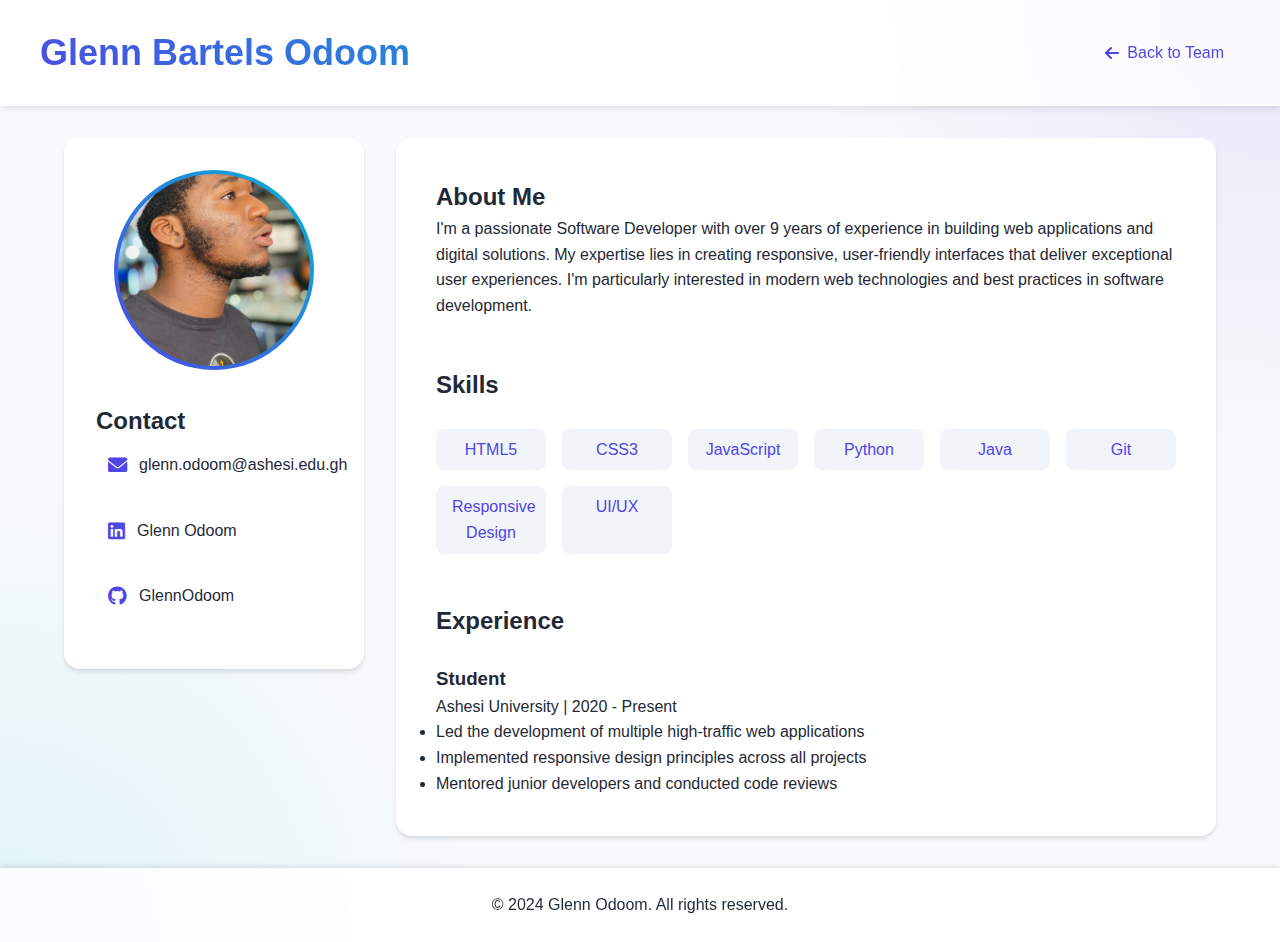
<file: team assignment/Glenn.html>
<!DOCTYPE html>
<html lang="en">
<head>
    <meta charset="UTF-8">
    <meta name="viewport" content="width=device-width, initial-scale=1.0">
    <title>Glenn Odoom - Software Developer</title>
    <link href="https://cdnjs.cloudflare.com/ajax/libs/font-awesome/6.0.0/css/all.min.css" rel="stylesheet">
    <link rel="stylesheet" href="team_template.css">
</head>

<body>
    <header>
        <div class="header-content">
            <h1>Glenn Bartels Odoom</h1>
            <a href="/Users/cliq-tech/Desktop/Continous-Delivery-Integration/team assignment/index.html" class="back-button">
                <i class="fas fa-arrow-left"></i> Back to Team
            </a>
            
    </header>

    <main class="profile-container">
        <div class="profile-grid">
            <aside class="profile-sidebar">
                <div class="profile-image-container">
                    <img src="glenn_image.jpg" alt="Glenn Odoom" class="profile-image">
                </div>
                
                <div class="contact-info">
                    <h2>Contact</h2>
                    <a href="mailto:glenn.odoom@ashesi.edu.gh" class="contact-item">
                        <i class="fas fa-envelope"></i>
                        glenn.odoom@ashesi.edu.gh
                    </a>
                    <a href="https://github.com/GlennOdoom" target="_blank" class="contact-item">
                        <i class="fab fa-linkedin"></i>
                        Glenn Odoom
                    </a>
                    <a href="https://github.com" target="_blank" class="contact-item">
                        <i class="fab fa-github"></i>
                        GlennOdoom
                    </a>
                </div>
            </aside>

            <div class="main-content">
                <section class="section">
                    <h2>About Me</h2>
                    <p>I'm a passionate Software Developer with over 9 years of experience in building web applications and digital solutions. 
                        My expertise lies in creating responsive, user-friendly interfaces that deliver exceptional user experiences. 
                        I'm particularly interested in modern web technologies and best practices in software development.</p>
                </section>

                <section class="section">
                    <h2>Skills</h2>
                    <div class="skills-grid">
                        <div class="skill-item">HTML5</div>
                        <div class="skill-item">CSS3</div>
                        <div class="skill-item">JavaScript</div>
                        <div class="skill-item">Python</div>
                        <div class="skill-item">Java</div>
                        <div class="skill-item">Git</div>
                        <div class="skill-item">Responsive Design</div>
                        <div class="skill-item">UI/UX</div>
                    </div>
                </section>

                <section class="section">
                    <h2>Experience</h2>
                    <div class="experience-item">
                        <h3>Student </h3>
                        <p>Ashesi University | 2020 - Present</p>
                        <ul>
                            <li>Led the development of multiple high-traffic web applications</li>
                            <li>Implemented responsive design principles across all projects</li>
                            <li>Mentored junior developers and conducted code reviews</li>
                        </ul>
                    </div>
                </section>
            </div>
        </div>
    </main>
    

    <footer>
        <p>&copy; 2024 Glenn Odoom. All rights reserved.</p>
    </footer>
</body>
</html>
</file>
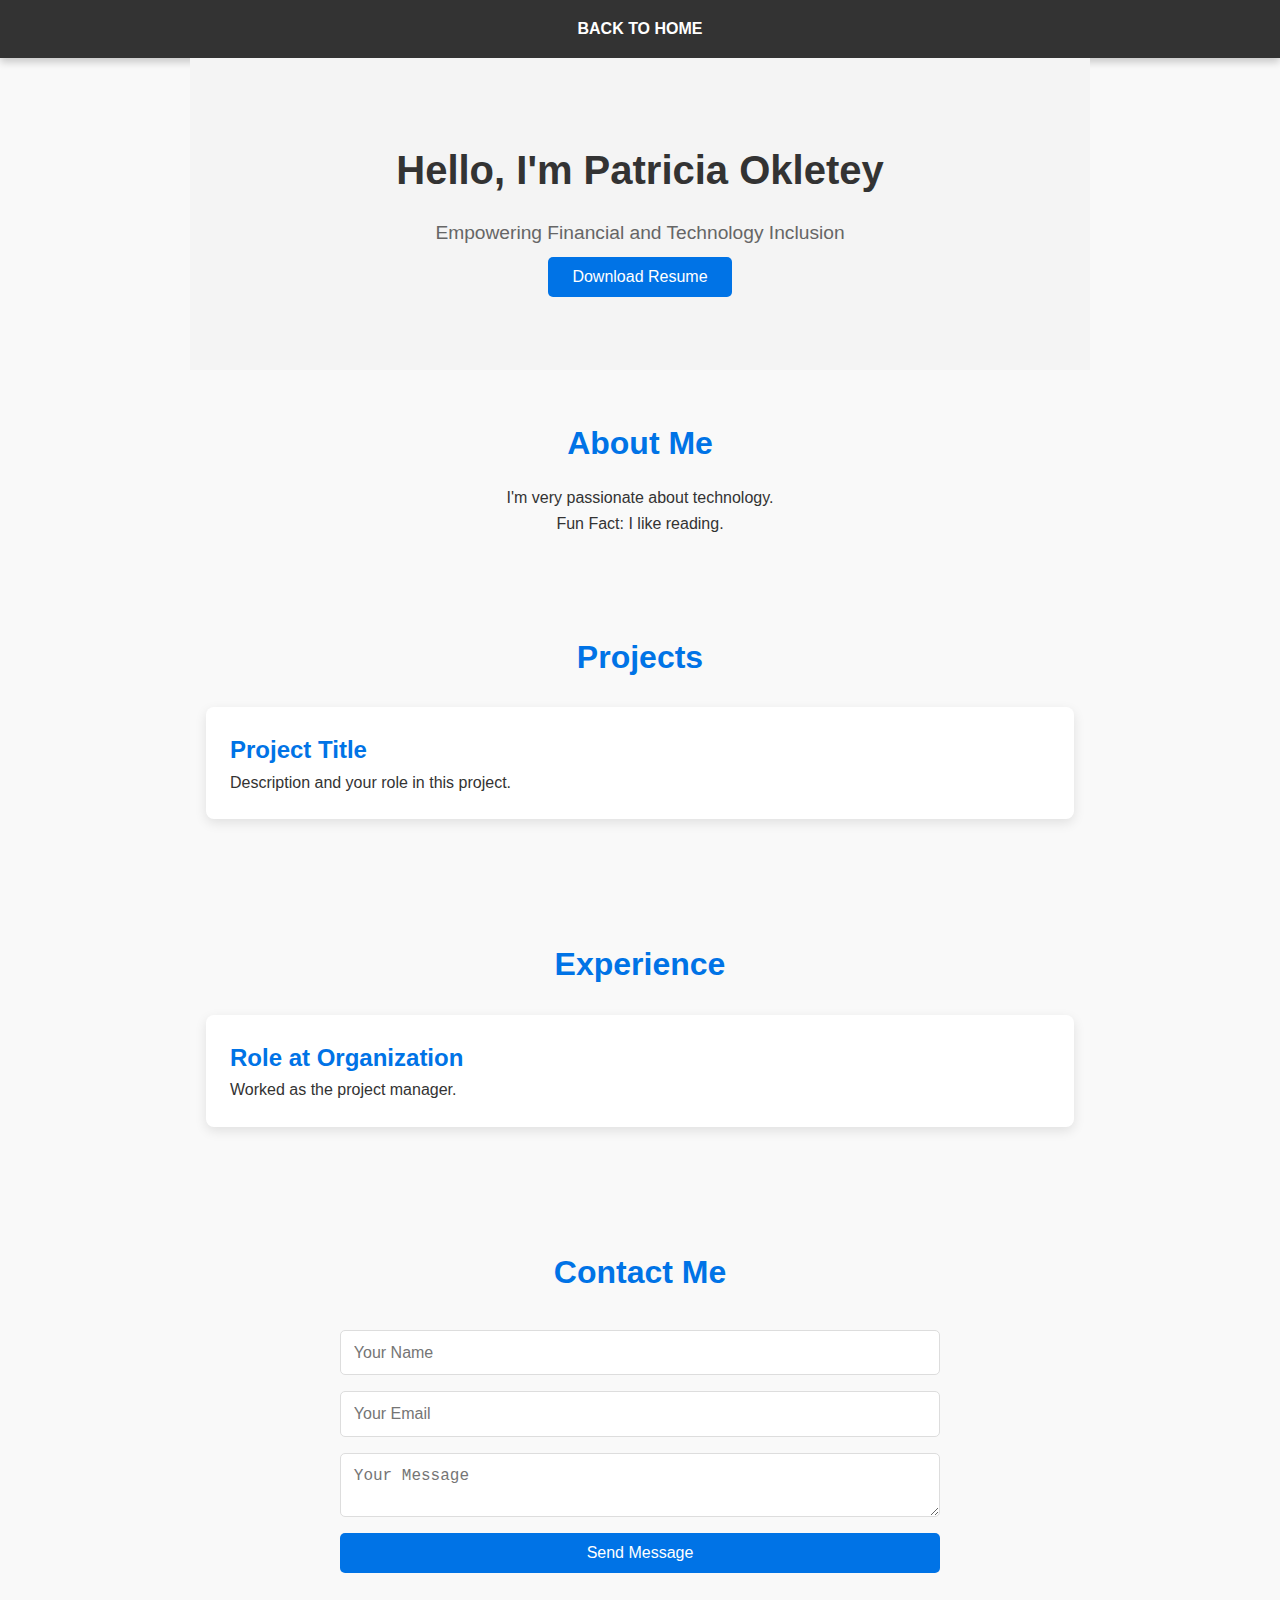
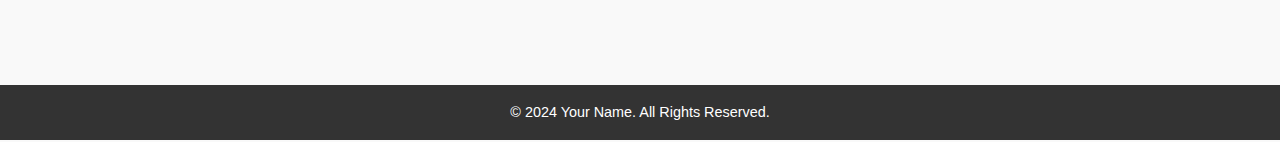
<file: team assignment/Patricia.html>
<!DOCTYPE html>
<html lang="en">
<head>
    <meta charset="UTF-8">
    <meta name="viewport" content="width=device-width, initial-scale=1.0">
    <title>Your Name | Portfolio</title>
    <style>
        /* Reset */
        * {
            margin: 0;
            padding: 0;
            box-sizing: border-box;
        }

        /* Body */
        body {
            font-family: 'Arial', sans-serif;
            line-height: 1.6;
            background-color: #f9f9f9;
            color: #333;
            margin: 0;
            padding: 0;
        }

        /* Navbar */
        header {
            background: #333;
            padding: 1rem 0;
            box-shadow: 0 4px 8px rgba(0, 0, 0, 0.2);
        }

        header nav ul {
            list-style: none;
            display: flex;
            justify-content: center;
            gap: 1.5rem;
        }

        header nav ul li a {
            color: #fff;
            text-decoration: none;
            font-weight: bold;
            padding: 0.5rem 1rem;
            transition: background 0.3s ease, color 0.3s ease;
        }

        header nav ul li a:hover {
            background: #555;
            border-radius: 4px;
        }

        /* Section Styling */
        section {
            padding: 3rem 1rem;
            max-width: 900px;
            margin: 0 auto;
            text-align: center;
        }

        section h2 {
            font-size: 2rem;
            margin-bottom: 1rem;
            color: #0073e6;
        }

        /* Buttons */
        .btn {
            background: #0073e6;
            color: #fff;
            padding: 0.7rem 1.5rem;
            border: none;
            border-radius: 5px;
            text-decoration: none;
            font-size: 1rem;
            cursor: pointer;
            transition: background 0.3s ease;
        }

        .btn:hover {
            background: #005bb5;
        }

        /* Home Section */
        #home {
            background: #f4f4f4;
            padding: 5rem 0;
        }

        #home h1 {
            font-size: 2.5rem;
            color: #333;
        }

        #home p {
            margin: 1rem 0;
            font-size: 1.2rem;
            color: #666;
        }

        /* Card Layouts for Projects and Experience */
        .card {
            background: #fff;
            padding: 1.5rem;
            border-radius: 8px;
            box-shadow: 0 4px 12px rgba(0, 0, 0, 0.1);
            margin: 1.5rem 0;
            text-align: left;
            transition: transform 0.3s ease, box-shadow 0.3s ease;
        }

        .card:hover {
            transform: translateY(-5px);
            box-shadow: 0 8px 16px rgba(0, 0, 0, 0.15);
        }

        .card h3 {
            font-size: 1.5rem;
            color: #0073e6;
        }

        /* Contact Form */
        form {
            max-width: 600px;
            margin: 2rem auto;
            display: grid;
            gap: 1rem;
            text-align: left;
        }

        form input, form textarea, form button {
            width: 100%;
            padding: 0.8rem;
            font-size: 1rem;
            border: 1px solid #ddd;
            border-radius: 5px;
        }

        form input:focus, form textarea:focus {
            border-color: #0073e6;
            outline: none;
        }

        form button {
            background: #0073e6;
            color: #fff;
            border: none;
            cursor: pointer;
            transition: background 0.3s ease;
        }

        form button:hover {
            background: #005bb5;
        }

        /* Footer */
        footer {
            background: #333;
            color: #fff;
            text-align: center;
            padding: 1rem 0;
            margin-top: 2rem;
        }

        footer p {
            font-size: 0.9rem;
        }
    </style>
</head>
<body>
    <!-- Navbar -->
    <header>
        <nav>
            <ul>
                <li><a href="/Users/cliq-tech/Desktop/Continous-Delivery-Integration/team assignment/index.html">BACK TO HOME</a></li>
            </ul>
        </nav>
    </header>

    <!-- Home Section -->
    <section id="home">
        <h1>Hello, I'm Patricia Okletey</h1>
        <p>Empowering Financial and Technology Inclusion</p>
        <a href="resume.pdf" target="_blank" class="btn">Download Resume</a>
    </section>

    <!-- About Me Section -->
    <section id="about">
        <h2>About Me</h2>
        <p>I'm very passionate about technology.</p>
        <p>Fun Fact: I like reading.</p>
    </section>

    <!-- Projects Section -->
    <section id="projects">
        <h2>Projects</h2>
        <div class="card">
            <h3>Project Title</h3>
            <p>Description and your role in this project.</p>
        </div>
        <!-- Add more projects similarly -->
    </section>

    <!-- Experience Section -->
    <section id="experience">
        <h2>Experience</h2>
        <div class="card">
            <h3>Role at Organization</h3>
            <p>Worked as the project manager.</p>
        </div>
        <!-- Add more experiences similarly -->
    </section>

    <!-- Contact Section -->
    <section id="contact">
        <h2>Contact Me</h2>
        <form action="#" method="post">
            <input type="text" name="name" placeholder="Your Name" required>
            <input type="email" name="email" placeholder="Your Email" required>
            <textarea name="message" placeholder="Your Message" required></textarea>
            <button type="submit" class="btn">Send Message</button>
        </form>
    </section>

    <!-- Footer -->
    <footer>
        <p>&copy; 2024 Your Name. All Rights Reserved.</p>
    </footer>
</body>
</html>
</file>
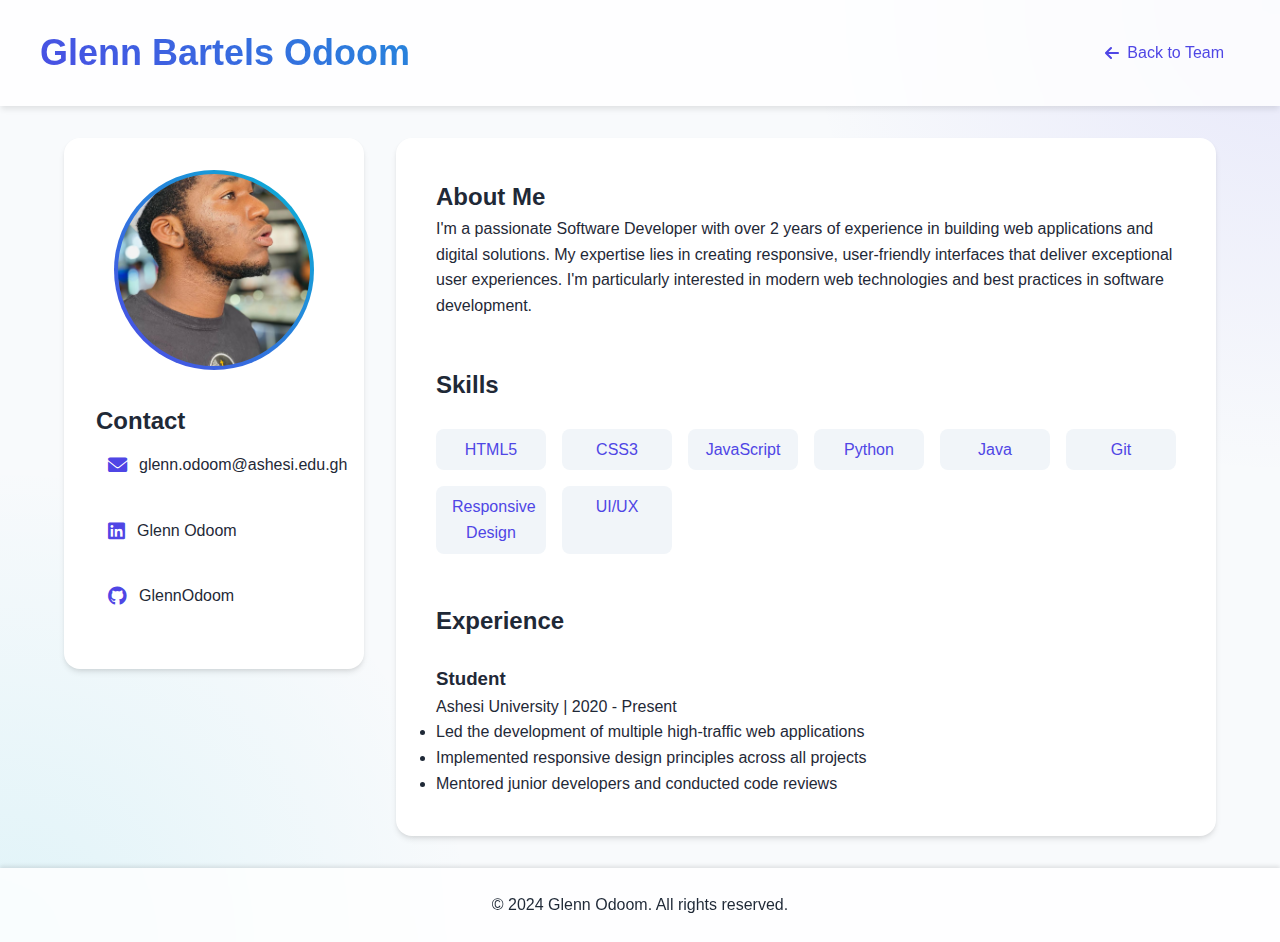
<file: team assignment/team_template.html>
<!DOCTYPE html>
<html lang="en">
<head>
    <meta charset="UTF-8">
    <meta name="viewport" content="width=device-width, initial-scale=1.0">
    <title>Glenn Odoom - Software Developer</title>
    <link href="https://cdnjs.cloudflare.com/ajax/libs/font-awesome/6.0.0/css/all.min.css" rel="stylesheet">
    <link rel="stylesheet" href="team_template.css">
</head>

<body>
    <header>
        <div class="header-content">
            <h1>Glenn Bartels Odoom</h1>
            <a href="index.html" class="back-button">
                <i class="fas fa-arrow-left"></i>
                Back to Team
            </a>
        </div>
    </header>

    <main class="profile-container">
        <div class="profile-grid">
            <aside class="profile-sidebar">
                <div class="profile-image-container">
                    <img src="glenn_image.jpg" alt="Glenn Odoom" class="profile-image">
                </div>
                
                <div class="contact-info">
                    <h2>Contact</h2>
                    <a href="mailto:glenn.odoom@ashesi.edu.gh" class="contact-item">
                        <i class="fas fa-envelope"></i>
                        glenn.odoom@ashesi.edu.gh
                    </a>
                    <a href="https://github.com/GlennOdoom" target="_blank" class="contact-item">
                        <i class="fab fa-linkedin"></i>
                        Glenn Odoom
                    </a>
                    <a href="https://github.com" target="_blank" class="contact-item">
                        <i class="fab fa-github"></i>
                        GlennOdoom
                    </a>
                </div>
            </aside>

            <div class="main-content">
                <section class="section">
                    <h2>About Me</h2>
                    <p>I'm a passionate Software Developer with over 2 years of experience in building web applications and digital solutions. 
                        My expertise lies in creating responsive, user-friendly interfaces that deliver exceptional user experiences. 
                        I'm particularly interested in modern web technologies and best practices in software development.</p>
                </section>

                <section class="section">
                    <h2>Skills</h2>
                    <div class="skills-grid">
                        <div class="skill-item">HTML5</div>
                        <div class="skill-item">CSS3</div>
                        <div class="skill-item">JavaScript</div>
                        <div class="skill-item">Python</div>
                        <div class="skill-item">Java</div>
                        <div class="skill-item">Git</div>
                        <div class="skill-item">Responsive Design</div>
                        <div class="skill-item">UI/UX</div>
                    </div>
                </section>

                <section class="section">
                    <h2>Experience</h2>
                    <div class="experience-item">
                        <h3>Student </h3>
                        <p>Ashesi University | 2020 - Present</p>
                        <ul>
                            <li>Led the development of multiple high-traffic web applications</li>
                            <li>Implemented responsive design principles across all projects</li>
                            <li>Mentored junior developers and conducted code reviews</li>
                        </ul>
                    </div>
                </section>
            </div>
        </div>
    </main>

    <footer>
        <p>&copy; 2024 Glenn Odoom. All rights reserved.</p>
    </footer>
</body>
</html>
</file>
<file: team_template.css>
:root {
    --primary-color: #4f46e5;
    --primary-dark: #4338ca;
    --gradient-start: #4f46e5;
    --gradient-end: #06b6d4;
    --text-color: #1f2937;
    --bg-color: #f8fafc;
    --card-bg: #ffffff;
    --hover-bg: #f1f5f9;
}

* {
    margin: 0;
    padding: 0;
    box-sizing: border-box;
}

@keyframes fadeIn {
    from { opacity: 0; transform: translateY(20px); }
    to { opacity: 1; transform: translateY(0); }
}

@keyframes gradientBG {
    0% { background-position: 0% 50%; }
    50% { background-position: 100% 50%; }
    100% { background-position: 0% 50%; }
}

body {
    font-family: -apple-system, BlinkMacSystemFont, 'Segoe UI', Roboto, Oxygen, Ubuntu, Cantarell, sans-serif;
    line-height: 1.6;
    color: var(--text-color);
    background-color: var(--bg-color);
    background-image: 
        radial-gradient(circle at top right, rgba(79, 70, 229, 0.1) 0%, transparent 30%),
        radial-gradient(circle at bottom left, rgba(6, 182, 212, 0.1) 0%, transparent 30%);
    min-height: 100vh;
}

header {
    background-color: rgba(255, 255, 255, 0.8);
    backdrop-filter: blur(10px);
    padding: 1.5rem;
    box-shadow: 0 4px 6px -1px rgba(0, 0, 0, 0.1);
    position: sticky;
    top: 0;
    z-index: 10;
}

.header-content {
    max-width: 1200px;
    margin: 0 auto;
    display: flex;
    justify-content: space-between;
    align-items: center;
}

.back-button {
    text-decoration: none;
    color: var(--primary-color);
    display: flex;
    align-items: center;
    gap: 0.5rem;
    font-weight: 500;
    padding: 0.5rem 1rem;
    border-radius: 8px;
    transition: all 0.3s ease;
}

.back-button:hover {
    background-color: var(--hover-bg);
    transform: translateX(-4px);
}

.profile-container {
    max-width: 1200px;
    margin: 2rem auto;
    padding: 0 1.5rem;
    animation: fadeIn 0.8s ease-out;
}

.profile-grid {
    display: grid;
    grid-template-columns: 300px 1fr;
    gap: 2rem;
    margin-top: 2rem;
}

.profile-sidebar {
    background-color: var(--card-bg);
    border-radius: 16px;
    padding: 2rem;
    box-shadow: 0 4px 6px -1px rgba(0, 0, 0, 0.1),
                0 2px 4px -1px rgba(0, 0, 0, 0.06);
    height: fit-content;
    transition: transform 0.3s ease;
}

.profile-sidebar:hover {
    transform: translateY(-5px);
}

.profile-image-container {
    position: relative;
    width: 200px;
    height: 200px;
    margin: 0 auto 1.5rem;
    border-radius: 50%;
    overflow: hidden; /* Ensures the image is cropped to fit within the circle */
    background: linear-gradient(45deg, var(--gradient-start), var(--gradient-end)); /* Adds a gradient border */
    padding: 4px; /* Adjusts border thickness */
    display: flex;
    justify-content: center;
    align-items: center;
}

.profile-image {
    width: 100%;
    height: 100%;
    border-radius: 50%;
    object-fit: cover; /* Ensures the image covers the container without distortion */
    transition: transform 0.3s ease;
}

/* Add a subtle zoom effect on hover */
.profile-image:hover {
    transform: scale(1.05);
}

/* Responsive adjustments for smaller screens */
@media (max-width: 768px) {
    .profile-image-container {
        width: 150px;
        height: 150px;
    }
}


.contact-info {
    margin-top: 2rem;
}

.contact-item {
    display: flex;
    align-items: center;
    gap: 0.75rem;
    margin-bottom: 1rem;
    color: var(--text-color);
    text-decoration: none;
    padding: 0.75rem;
    border-radius: 8px;
    transition: all 0.3s ease;
}

.contact-item:hover {
    background-color: var(--hover-bg);
    transform: translateX(5px);
}

.contact-item i {
    font-size: 1.2rem;
    color: var(--primary-color);
}

.main-content {
    background-color: var(--card-bg);
    border-radius: 16px;
    padding: 2.5rem;
    box-shadow: 0 4px 6px -1px rgba(0, 0, 0, 0.1),
                0 2px 4px -1px rgba(0, 0, 0, 0.06);
}

.section {
    margin-bottom: 3rem;
    animation: fadeIn 0.8s ease-out;
}

.section:last-child {
    margin-bottom: 0;
}

h1 {
    font-size: 2.25rem;
    background: linear-gradient(45deg, var(--gradient-start), var(--gradient-end));
    -webkit-background-clip: text;
    -webkit-text-fill-color: transparent;
    background-size: 200% 200%;
    animation: gradientBG 5s ease infinite;
    margin: 0;
}

.skills-grid {
    display: grid;
    grid-template-columns: repeat(auto-fit, minmax(100px, 1fr));
    gap: 1rem;
    margin-top: 1.5rem;
}

.skill-item {
    background-color: var(--hover-bg);
    color: var(--primary-color);
    padding: 0.5rem 1rem;
    text-align: center;
    border-radius: 8px;
    font-weight: 500;
    transition: background-color 0.3s ease;
}

.skill-item:hover {
    background-color: var(--primary-dark);
    color: #ffffff;
}

.experience-item {
    margin-top: 1.5rem;
}

footer {
    background-color: rgba(255, 255, 255, 0.8);
    padding: 1.5rem;
    text-align: center;
    box-shadow: 0 -2px 4px rgba(0, 0, 0, 0.1);
    backdrop-filter: blur(10px);
}

footer p {
    margin: 0;
    color: var(--text-color);
}
</file>
<file: team assignment/team_template.css>
:root {
    --primary-color: #4f46e5;
    --primary-dark: #4338ca;
    --gradient-start: #4f46e5;
    --gradient-end: #06b6d4;
    --text-color: #1f2937;
    --bg-color: #f8fafc;
    --card-bg: #ffffff;
    --hover-bg: #f1f5f9;
}

* {
    margin: 0;
    padding: 0;
    box-sizing: border-box;
}

@keyframes fadeIn {
    from { opacity: 0; transform: translateY(20px); }
    to { opacity: 1; transform: translateY(0); }
}

@keyframes gradientBG {
    0% { background-position: 0% 50%; }
    50% { background-position: 100% 50%; }
    100% { background-position: 0% 50%; }
}

body {
    font-family: -apple-system, BlinkMacSystemFont, 'Segoe UI', Roboto, Oxygen, Ubuntu, Cantarell, sans-serif;
    line-height: 1.6;
    color: var(--text-color);
    background-color: var(--bg-color);
    background-image: 
        radial-gradient(circle at top right, rgba(79, 70, 229, 0.1) 0%, transparent 30%),
        radial-gradient(circle at bottom left, rgba(6, 182, 212, 0.1) 0%, transparent 30%);
    min-height: 100vh;
}

header {
    background-color: rgba(255, 255, 255, 0.8);
    backdrop-filter: blur(10px);
    padding: 1.5rem;
    box-shadow: 0 4px 6px -1px rgba(0, 0, 0, 0.1);
    position: sticky;
    top: 0;
    z-index: 10;
}

.header-content {
    max-width: 1200px;
    margin: 0 auto;
    display: flex;
    justify-content: space-between;
    align-items: center;
}

.back-button {
    text-decoration: none;
    color: var(--primary-color);
    display: flex;
    align-items: center;
    gap: 0.5rem;
    font-weight: 500;
    padding: 0.5rem 1rem;
    border-radius: 8px;
    transition: all 0.3s ease;
}

.back-button:hover {
    background-color: var(--hover-bg);
    transform: translateX(-4px);
}

.profile-container {
    max-width: 1200px;
    margin: 2rem auto;
    padding: 0 1.5rem;
    animation: fadeIn 0.8s ease-out;
}

.profile-grid {
    display: grid;
    grid-template-columns: 300px 1fr;
    gap: 2rem;
    margin-top: 2rem;
}

.profile-sidebar {
    background-color: var(--card-bg);
    border-radius: 16px;
    padding: 2rem;
    box-shadow: 0 4px 6px -1px rgba(0, 0, 0, 0.1),
                0 2px 4px -1px rgba(0, 0, 0, 0.06);
    height: fit-content;
    transition: transform 0.3s ease;
}

.profile-sidebar:hover {
    transform: translateY(-5px);
}

.profile-image-container {
    position: relative;
    width: 200px;
    height: 200px;
    margin: 0 auto 1.5rem;
    border-radius: 50%;
    overflow: hidden; /* Ensures the image is cropped to fit within the circle */
    background: linear-gradient(45deg, var(--gradient-start), var(--gradient-end)); /* Adds a gradient border */
    padding: 4px; /* Adjusts border thickness */
    display: flex;
    justify-content: center;
    align-items: center;
}

.profile-image {
    width: 100%;
    height: 100%;
    border-radius: 50%;
    object-fit: cover; /* Ensures the image covers the container without distortion */
    transition: transform 0.3s ease;
}

/* Add a subtle zoom effect on hover */
.profile-image:hover {
    transform: scale(1.05);
}

/* Responsive adjustments for smaller screens */
@media (max-width: 768px) {
    .profile-image-container {
        width: 150px;
        height: 150px;
    }
}


.contact-info {
    margin-top: 2rem;
}

.contact-item {
    display: flex;
    align-items: center;
    gap: 0.75rem;
    margin-bottom: 1rem;
    color: var(--text-color);
    text-decoration: none;
    padding: 0.75rem;
    border-radius: 8px;
    transition: all 0.3s ease;
}

.contact-item:hover {
    background-color: var(--hover-bg);
    transform: translateX(5px);
}

.contact-item i {
    font-size: 1.2rem;
    color: var(--primary-color);
}

.main-content {
    background-color: var(--card-bg);
    border-radius: 16px;
    padding: 2.5rem;
    box-shadow: 0 4px 6px -1px rgba(0, 0, 0, 0.1),
                0 2px 4px -1px rgba(0, 0, 0, 0.06);
}

.section {
    margin-bottom: 3rem;
    animation: fadeIn 0.8s ease-out;
}

.section:last-child {
    margin-bottom: 0;
}

h1 {
    font-size: 2.25rem;
    background: linear-gradient(45deg, var(--gradient-start), var(--gradient-end));
    -webkit-background-clip: text;
    -webkit-text-fill-color: transparent;
    background-size: 200% 200%;
    animation: gradientBG 5s ease infinite;
    margin: 0;
}

.skills-grid {
    display: grid;
    grid-template-columns: repeat(auto-fit, minmax(100px, 1fr));
    gap: 1rem;
    margin-top: 1.5rem;
}

.skill-item {
    background-color: var(--hover-bg);
    color: var(--primary-color);
    padding: 0.5rem 1rem;
    text-align: center;
    border-radius: 8px;
    font-weight: 500;
    transition: background-color 0.3s ease;
}

.skill-item:hover {
    background-color: var(--primary-dark);
    color: #ffffff;
}

.experience-item {
    margin-top: 1.5rem;
}

footer {
    background-color: rgba(255, 255, 255, 0.8);
    padding: 1.5rem;
    text-align: center;
    box-shadow: 0 -2px 4px rgba(0, 0, 0, 0.1);
    backdrop-filter: blur(10px);
}

footer p {
    margin: 0;
    color: var(--text-color);
}
</file>
